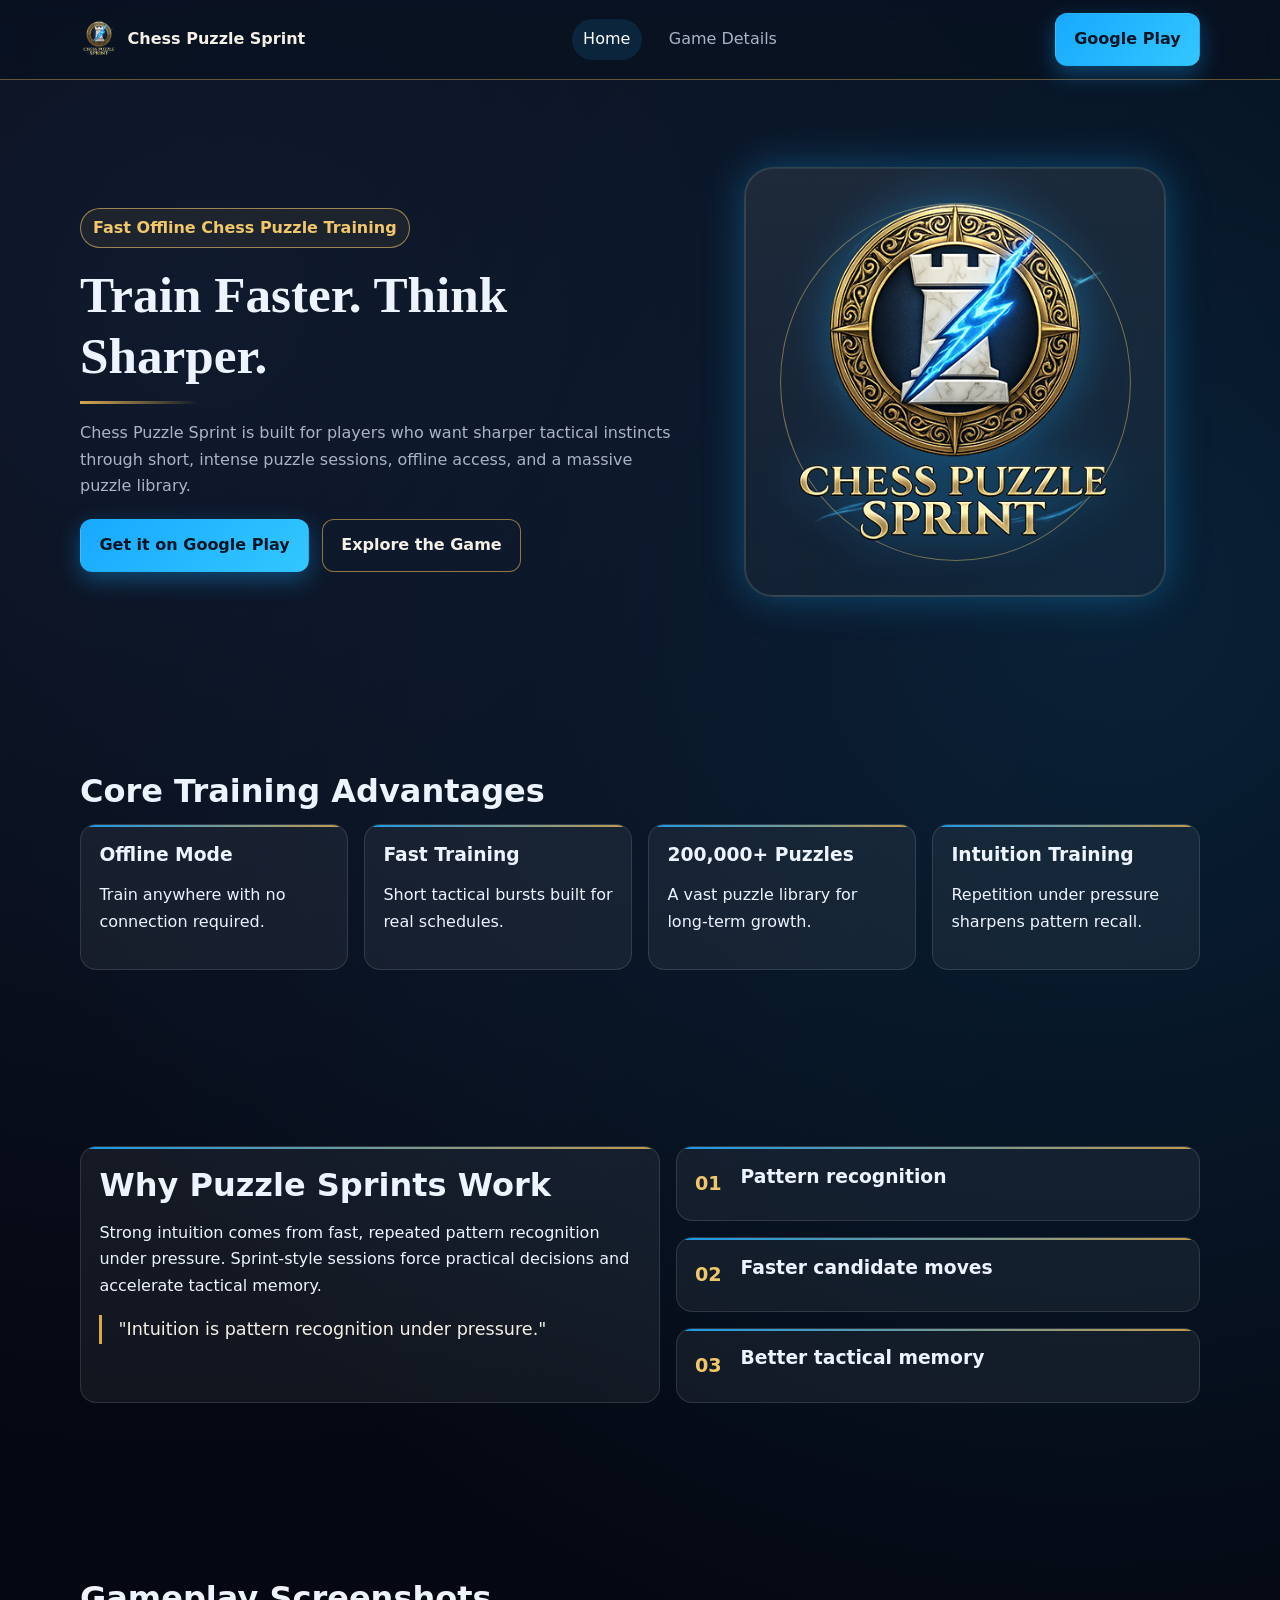
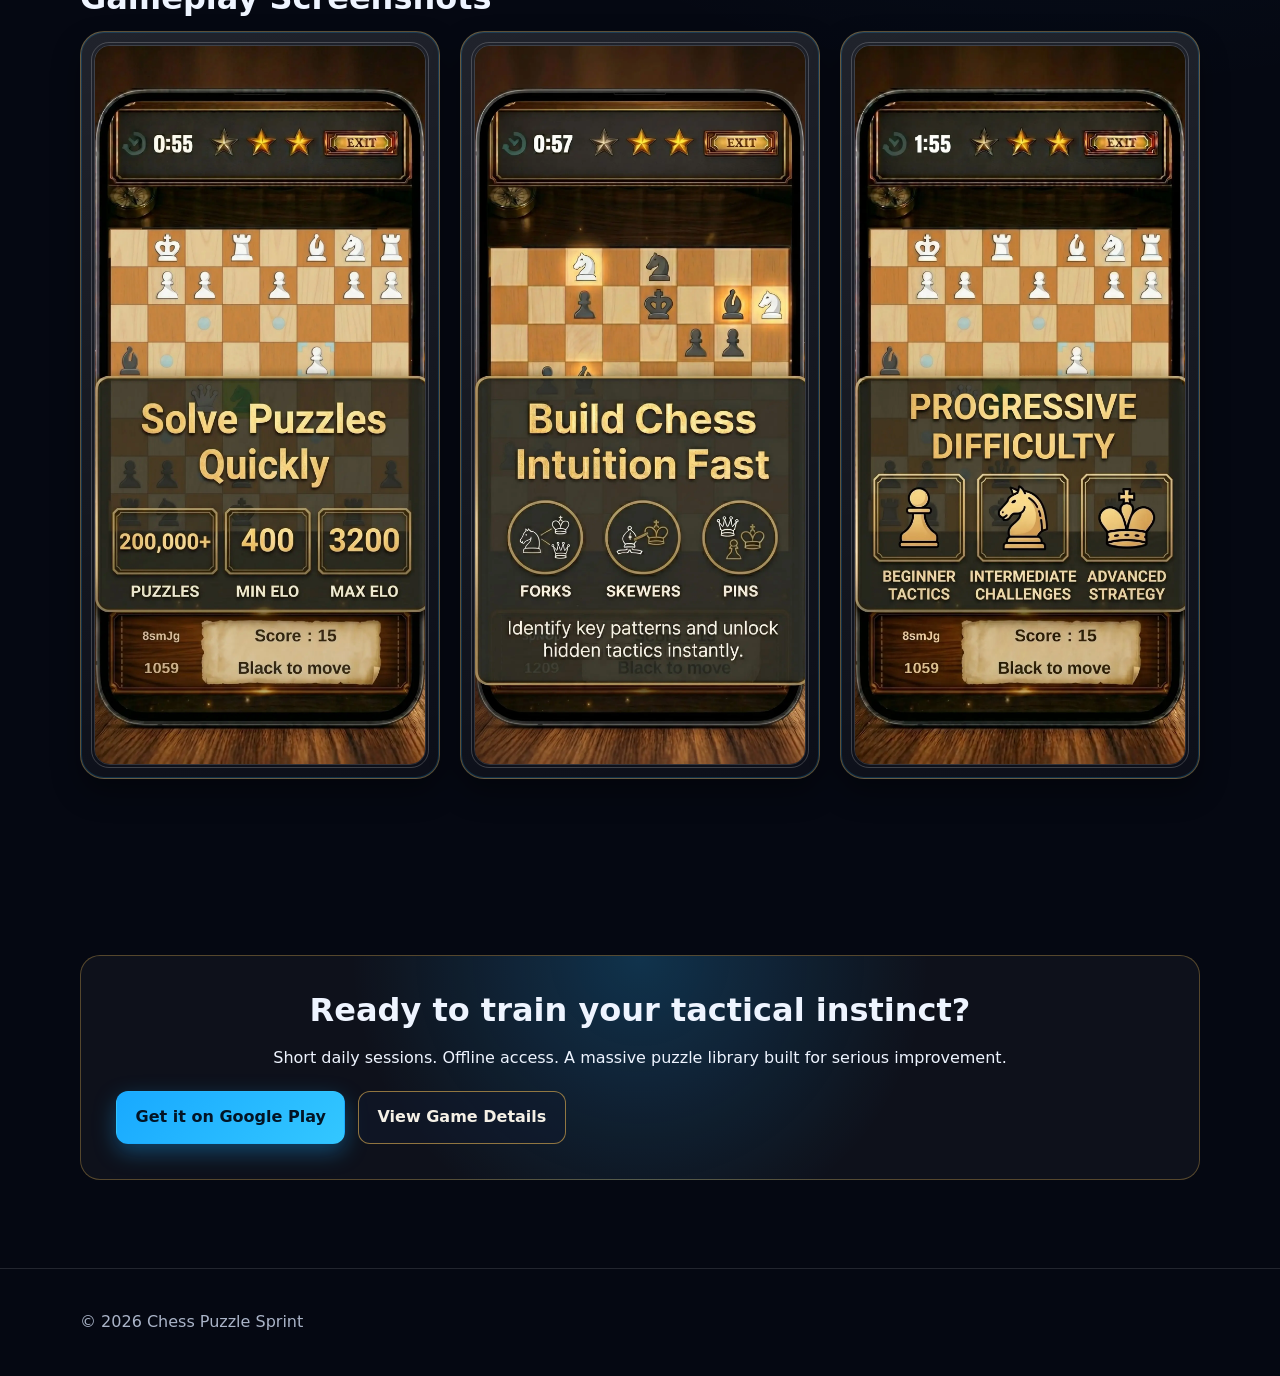
<file: index.html>
<!DOCTYPE html>
<html lang="en">
<head>
  <meta charset="UTF-8" />
  <meta name="viewport" content="width=device-width, initial-scale=1.0" />
  <title>Chess Puzzle Sprint | Fast Offline Chess Puzzle Training</title>
  <meta name="description" content="Chess Puzzle Sprint is a fast offline chess puzzle app designed to train tactical intuition through short, intense puzzle sessions and over 200,000 puzzles." />
  <link rel="stylesheet" href="style.css" />
</head>
<body>
  <header class="site-header" id="siteHeader">
    <div class="container nav-wrap">
      <a href="index.html" class="brand" aria-label="Chess Puzzle Sprint home">
        <img src="assets/logo.png" alt="Chess Puzzle Sprint logo with a marble rook and electric lightning" />
        <span>Chess Puzzle Sprint</span>
      </a>
      <nav class="site-nav" aria-label="Main navigation">
        <a class="active" href="index.html">Home</a>
        <a href="game.html">Game Details</a>
      </nav>
      <a class="btn btn-primary nav-cta" href="https://play.google.com/store/apps/details?id=com.ismail.chesspuzzlesprint" target="_blank" rel="noopener noreferrer">Google Play</a>
    </div>
  </header>

  <main>
    <section class="hero section">
      <div class="container hero-grid">
        <div>
          <p class="badge">Fast Offline Chess Puzzle Training</p>
          <h1>Train Faster. Think Sharper.</h1>
          <p class="lead">Chess Puzzle Sprint is built for players who want sharper tactical instincts through short, intense puzzle sessions, offline access, and a massive puzzle library.</p>
          <div class="btn-row">
            <a class="btn btn-primary" href="https://play.google.com/store/apps/details?id=com.ismail.chesspuzzlesprint" target="_blank" rel="noopener noreferrer">Get it on Google Play</a>
            <a class="btn btn-secondary" href="game.html">Explore the Game</a>
          </div>
        </div>
        <div class="hero-visual">
          <div class="logo-frame floaty">
            <img src="assets/logo.png" alt="Chess Puzzle Sprint logo with a marble rook and electric lightning" />
          </div>
        </div>
      </div>
    </section>

    <section class="section">
      <div class="container">
        <h2>Core Training Advantages</h2>
        <div class="grid four">
          <article class="card feature-card"><h3>Offline Mode</h3><p>Train anywhere with no connection required.</p></article>
          <article class="card feature-card"><h3>Fast Training</h3><p>Short tactical bursts built for real schedules.</p></article>
          <article class="card feature-card"><h3>200,000+ Puzzles</h3><p>A vast puzzle library for long-term growth.</p></article>
          <article class="card feature-card"><h3>Intuition Training</h3><p>Repetition under pressure sharpens pattern recall.</p></article>
        </div>
      </div>
    </section>

    <section class="section">
      <div class="container split">
        <div class="card quote-card">
          <h2>Why Puzzle Sprints Work</h2>
          <p>Strong intuition comes from fast, repeated pattern recognition under pressure. Sprint-style sessions force practical decisions and accelerate tactical memory.</p>
          <blockquote>"Intuition is pattern recognition under pressure."</blockquote>
        </div>
        <div class="stack">
          <article class="card mini"><span>01</span><h3>Pattern recognition</h3></article>
          <article class="card mini"><span>02</span><h3>Faster candidate moves</h3></article>
          <article class="card mini"><span>03</span><h3>Better tactical memory</h3></article>
        </div>
      </div>
    </section>

    <section class="section">
      <div class="container">
        <h2>Gameplay Screenshots</h2>
        <div class="screenshots-grid">
          <article class="screenshot-card">
            <img src="assets/screen-1.webp" alt="Chess Puzzle Sprint screenshot showing puzzle board and move options" />
          </article>
          <article class="screenshot-card">
            <img src="assets/screen-2.webp" alt="Chess Puzzle Sprint screenshot showing puzzle sequence and hints" />
          </article>
          <article class="screenshot-card">
            <img src="assets/screen-3.webp" alt="Chess Puzzle Sprint screenshot showing score and training progress" />
          </article>
        </div>
      </div>
    </section>

    <section class="section">
      <div class="container cta-panel">
        <h2>Ready to train your tactical instinct?</h2>
        <p>Short daily sessions. Offline access. A massive puzzle library built for serious improvement.</p>
        <div class="btn-row">
          <a class="btn btn-primary" href="https://play.google.com/store/apps/details?id=com.ismail.chesspuzzlesprint" target="_blank" rel="noopener noreferrer">Get it on Google Play</a>
          <a class="btn btn-secondary" href="game.html">View Game Details</a>
        </div>
      </div>
    </section>
  </main>

  <footer class="site-footer">
    <div class="container"><p>&copy; 2026 Chess Puzzle Sprint</p></div>
  </footer>
  <script src="script.js"></script>
</body>
</html>
</file>
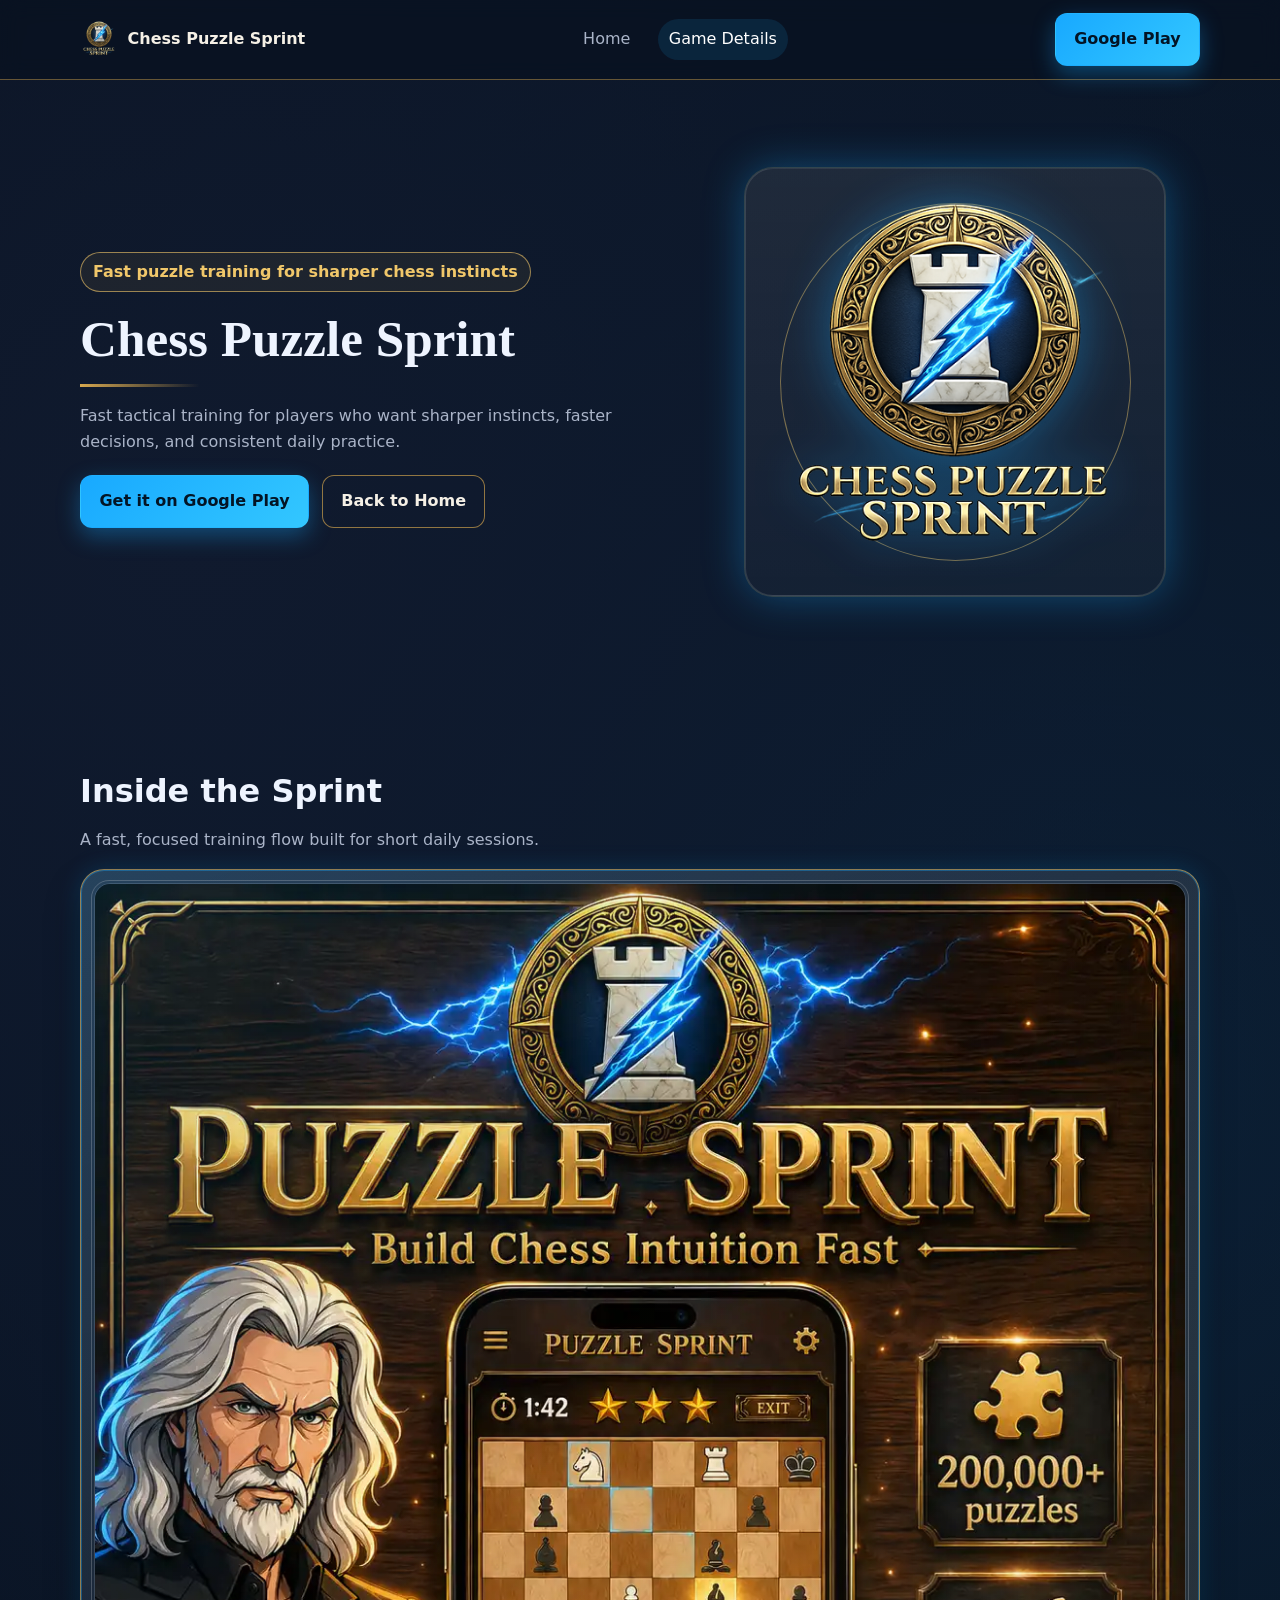
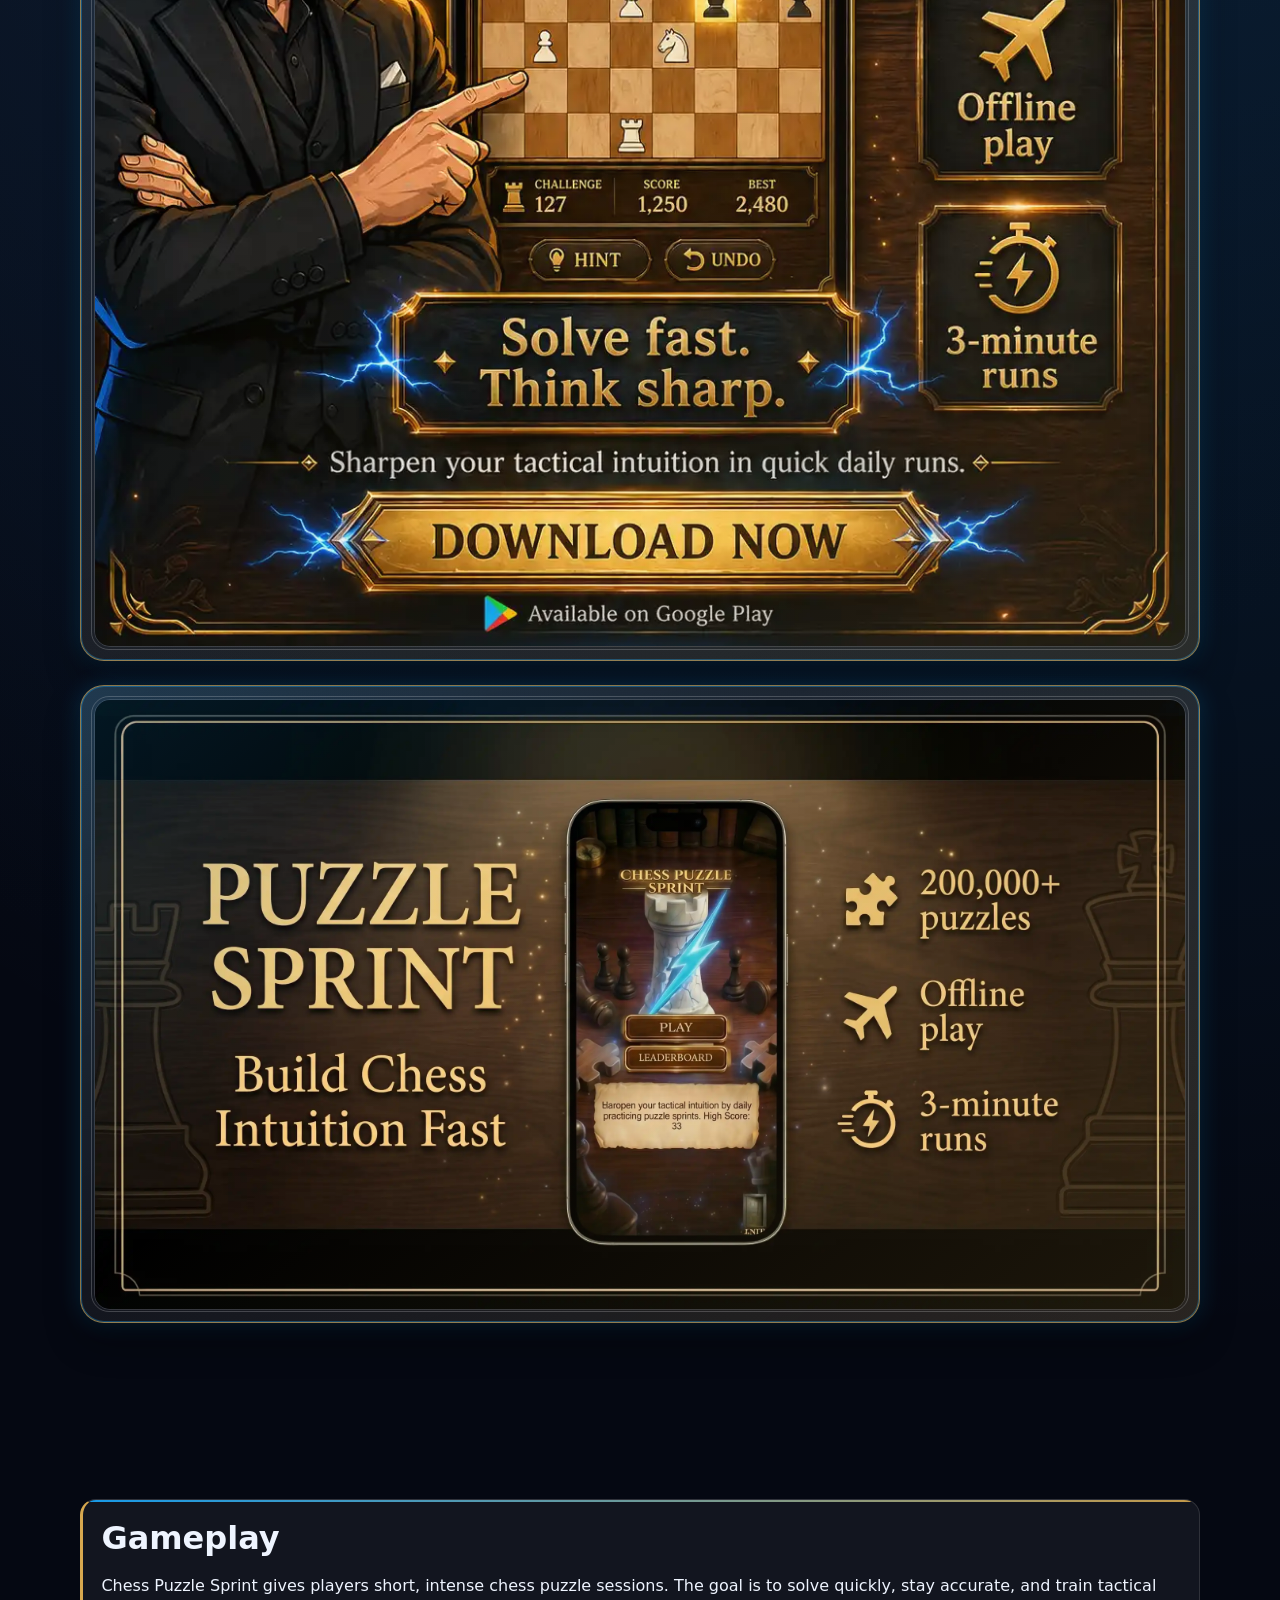
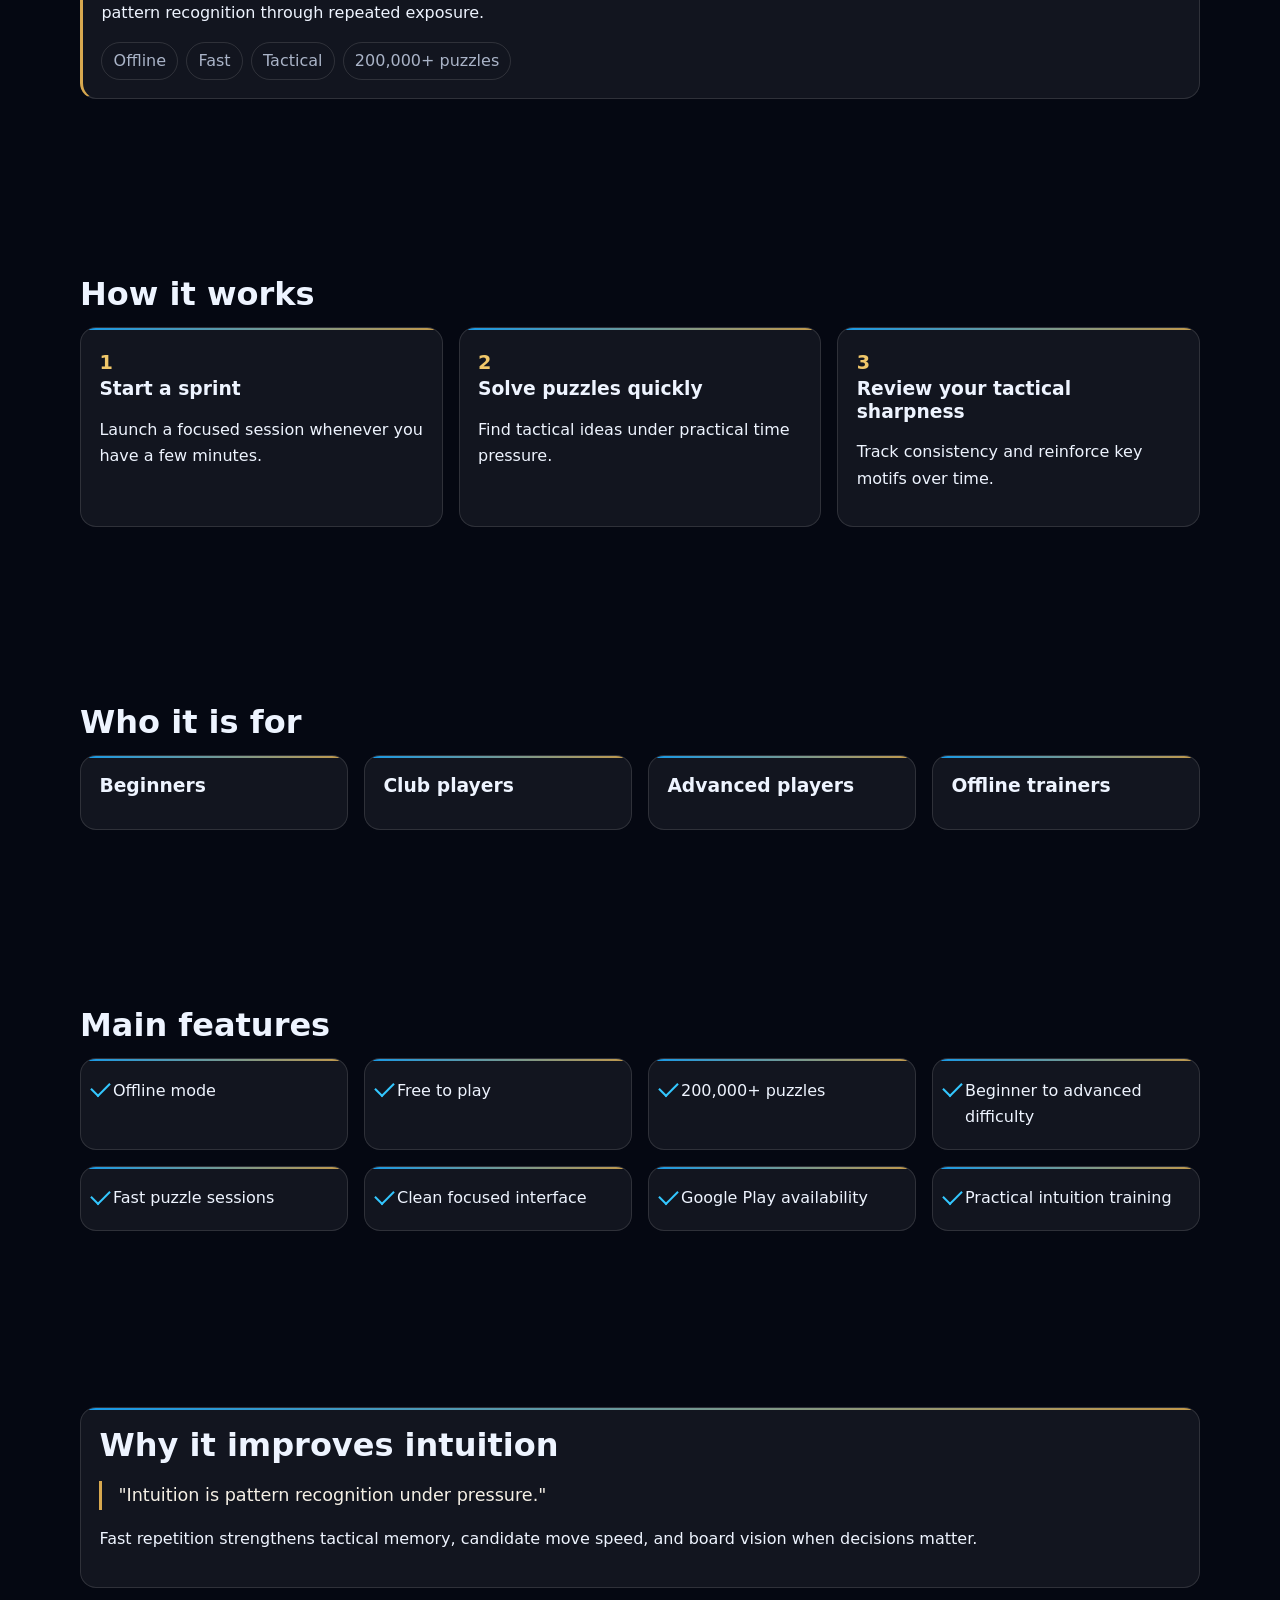
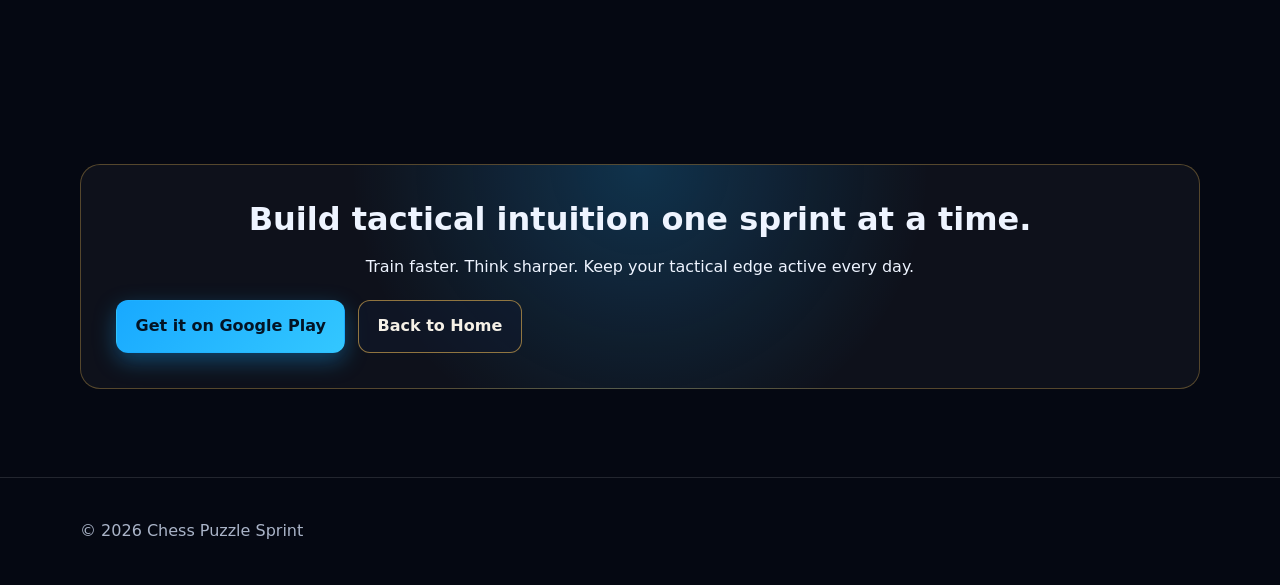
<file: game.html>
<!DOCTYPE html>
<html lang="en">
<head>
  <meta charset="UTF-8" />
  <meta name="viewport" content="width=device-width, initial-scale=1.0" />
  <title>Game Details | Chess Puzzle Sprint</title>
  <meta name="description" content="Discover how Chess Puzzle Sprint helps players improve chess intuition, tactical vision, and pattern recognition through fast offline puzzle training." />
  <link rel="stylesheet" href="style.css" />
</head>
<body>
  <header class="site-header" id="siteHeader">
    <div class="container nav-wrap">
      <a href="index.html" class="brand" aria-label="Chess Puzzle Sprint home">
        <img src="assets/logo.png" alt="Chess Puzzle Sprint logo with a marble rook and electric lightning" />
        <span>Chess Puzzle Sprint</span>
      </a>
      <nav class="site-nav" aria-label="Main navigation">
        <a href="index.html">Home</a>
        <a class="active" href="game.html">Game Details</a>
      </nav>
      <a class="btn btn-primary nav-cta" href="https://play.google.com/store/apps/details?id=com.ismail.chesspuzzlesprint" target="_blank" rel="noopener noreferrer">Google Play</a>
    </div>
  </header>

  <main>
    <section class="hero section hero-small">
      <div class="container hero-grid">
        <div>
          <p class="badge">Fast puzzle training for sharper chess instincts</p>
          <h1>Chess Puzzle Sprint</h1>
          <p class="lead">Fast tactical training for players who want sharper instincts, faster decisions, and consistent daily practice.</p>
          <div class="btn-row">
            <a class="btn btn-primary" href="https://play.google.com/store/apps/details?id=com.ismail.chesspuzzlesprint" target="_blank" rel="noopener noreferrer">Get it on Google Play</a>
            <a class="btn btn-secondary" href="index.html">Back to Home</a>
          </div>
        </div>
        <div class="hero-visual compact">
          <div class="logo-frame floaty compact"><img src="assets/logo.png" alt="Chess Puzzle Sprint logo with a marble rook and electric lightning" /></div>
        </div>
      </div>
    </section>

    <section class="section">
      <div class="container">
        <h2>Inside the Sprint</h2>
        <p class="section-sub">A fast, focused training flow built for short daily sessions.</p>
        <div class="screenshots-grid sprint-gallery" aria-label="Inside the Sprint screenshots">
          <article class="screenshot-card sprint-shot">
            <img src="assets/image 1.webp" alt="Inside the Sprint screen showcasing in-game tactical puzzle training" />
          </article>
          <article class="screenshot-card sprint-shot">
            <img src="assets/image 2.webp" alt="Inside the Sprint screen highlighting puzzle flow and tactical decisions" />
          </article>
        </div>
      </div>
    </section>

    <section class="section"><div class="container"><div class="card gameplay"><h2>Gameplay</h2><p>Chess Puzzle Sprint gives players short, intense chess puzzle sessions. The goal is to solve quickly, stay accurate, and train tactical pattern recognition through repeated exposure.</p><div class="pill-row"><span>Offline</span><span>Fast</span><span>Tactical</span><span>200,000+ puzzles</span></div></div></div></section>

    <section class="section"><div class="container"><h2>How it works</h2><div class="grid three"><article class="card step"><span class="num">1</span><h3>Start a sprint</h3><p>Launch a focused session whenever you have a few minutes.</p></article><article class="card step"><span class="num">2</span><h3>Solve puzzles quickly</h3><p>Find tactical ideas under practical time pressure.</p></article><article class="card step"><span class="num">3</span><h3>Review your tactical sharpness</h3><p>Track consistency and reinforce key motifs over time.</p></article></div></div></section>

    <section class="section"><div class="container"><h2>Who it is for</h2><div class="grid four"><article class="card"><h3>Beginners</h3></article><article class="card"><h3>Club players</h3></article><article class="card"><h3>Advanced players</h3></article><article class="card"><h3>Offline trainers</h3></article></div></div></section>

    <section class="section"><div class="container"><h2>Main features</h2><div class="grid four features"><article class="card check">Offline mode</article><article class="card check">Free to play</article><article class="card check">200,000+ puzzles</article><article class="card check">Beginner to advanced difficulty</article><article class="card check">Fast puzzle sessions</article><article class="card check">Clean focused interface</article><article class="card check">Google Play availability</article><article class="card check">Practical intuition training</article></div></div></section>

    <section class="section"><div class="container"><div class="card quote-card center"><h2>Why it improves intuition</h2><blockquote>"Intuition is pattern recognition under pressure."</blockquote><p>Fast repetition strengthens tactical memory, candidate move speed, and board vision when decisions matter.</p></div></div></section>

    <section class="section"><div class="container cta-panel"><h2>Build tactical intuition one sprint at a time.</h2><p>Train faster. Think sharper. Keep your tactical edge active every day.</p><div class="btn-row"><a class="btn btn-primary" href="https://play.google.com/store/apps/details?id=com.ismail.chesspuzzlesprint" target="_blank" rel="noopener noreferrer">Get it on Google Play</a><a class="btn btn-secondary" href="index.html">Back to Home</a></div></div></section>
  </main>

  <footer class="site-footer"><div class="container"><p>&copy; 2026 Chess Puzzle Sprint</p></div></footer>
  <script src="script.js"></script>
</body>
</html>
</file>
<file: style.css>
:root {
  --bg: #050812;
  --bg-2: #08111f;
  --card: rgba(255, 255, 255, 0.055);
  --border: rgba(255, 255, 255, 0.12);
  --blue: #18a9ff;
  --blue-bright: #33c7ff;
  --gold: #d7a84f;
  --gold-bright: #f0c76a;
  --ivory: #f5f0e6;
  --muted: #aab4c8;
  --text: #eef4ff;
}
* { box-sizing: border-box; }
html { scroll-behavior: smooth; }
body {
  margin: 0;
  font-family: Inter, ui-sans-serif, system-ui, -apple-system, BlinkMacSystemFont, "Segoe UI", sans-serif;
  background: radial-gradient(circle at 15% 10%, #101a2e 0%, transparent 40%), radial-gradient(circle at 85% 20%, rgba(24,169,255,.16), transparent 42%), var(--bg);
  color: var(--text);
  line-height: 1.65;
}
body::before {
  content: ""; position: fixed; inset: 0; pointer-events: none; opacity: .18;
  background-image: linear-gradient(rgba(255,255,255,.03) 1px, transparent 1px), linear-gradient(90deg, rgba(255,255,255,.03) 1px, transparent 1px);
  background-size: 28px 28px;
}
.container { width: min(1120px, 92vw); margin: 0 auto; }
.section { padding: 5.5rem 0; position: relative; }
h1,h2,h3{ line-height:1.2; margin:0 0 .85rem; }
h1{ font-family: Georgia, "Times New Roman", serif; font-size: clamp(2rem, 4vw, 3.7rem); }
h2{ font-size: clamp(1.5rem, 2.5vw, 2.4rem); }
.lead { color: var(--muted); max-width: 60ch; }

.site-header {
  position: sticky; top: 0; z-index: 20;
  background: rgba(8,17,31,.68); backdrop-filter: blur(10px);
  border-bottom: 1px solid rgba(215,168,79,.45);
}
.site-header.scrolled { box-shadow: 0 8px 25px rgba(0,0,0,.35); }
.nav-wrap { display:flex; align-items:center; justify-content:space-between; gap:1rem; padding:.8rem 0; }
.brand{ display:flex; align-items:center; gap:.6rem; color:var(--ivory); text-decoration:none; font-weight:700; }
.brand img{ width:38px; height:38px; object-fit:contain; }
.site-nav{ display:flex; gap:1rem; }
.site-nav a{ color:var(--muted); text-decoration:none; padding:.45rem .7rem; border-radius:999px; }
.site-nav a.active,.site-nav a:hover{ color:#fff; background:rgba(24,169,255,.12); }

.btn{ display:inline-flex; align-items:center; justify-content:center; padding:.78rem 1.15rem; border-radius:12px; text-decoration:none; font-weight:700; transition:.3s ease; border:1px solid transparent; }
.btn-row{ display:flex; flex-wrap:wrap; gap:.8rem; margin-top:1.2rem; }
.btn-primary{ background:linear-gradient(135deg,var(--blue),var(--blue-bright)); color:#031425; box-shadow:0 8px 22px rgba(24,169,255,.35); }
.btn-primary:hover{ transform:translateY(-2px); box-shadow:0 12px 28px rgba(24,169,255,.5); }
.btn-secondary{ background:rgba(16,26,46,.5); color:var(--ivory); border-color:rgba(215,168,79,.65); }
.btn-secondary:hover{ border-color:var(--gold-bright); box-shadow:0 0 18px rgba(215,168,79,.25); transform:translateY(-2px); }

.hero-grid{ display:grid; grid-template-columns:1.1fr .9fr; gap:2rem; align-items:center; }
.badge{ display:inline-block; border:1px solid rgba(240,199,106,.6); color:var(--gold-bright); padding:.35rem .75rem; border-radius:999px; background:rgba(215,168,79,.08); font-weight:600; }
.hero h1::after{ content:""; display:block; width:120px; height:3px; margin-top:.9rem; background:linear-gradient(90deg,var(--gold),transparent); }
.hero-visual{ position:relative; min-height:420px; display:grid; place-items:center; }
.logo-frame{ width:min(420px, 90%); aspect-ratio:1/1; border-radius:28px; padding:1.2rem; background:linear-gradient(180deg,rgba(255,255,255,.08),rgba(255,255,255,.03)); border:1px solid var(--border); box-shadow:0 0 0 1px rgba(215,168,79,.18), 0 0 40px rgba(24,169,255,.35); position:relative; }
.logo-frame::before{ content:""; position:absolute; inset:8%; border-radius:50%; border:1px solid rgba(240,199,106,.45); }
.logo-frame img{ width:100%; height:100%; object-fit:contain; filter: drop-shadow(0 0 24px rgba(24,169,255,.4)); }
.floaty{ animation: floaty 6s ease-in-out infinite; }

.grid{ display:grid; gap:1rem; }
.grid.four{ grid-template-columns:repeat(4,1fr); }
.grid.three{ grid-template-columns:repeat(3,1fr); }
.card{ background:var(--card); border:1px solid var(--border); border-radius:16px; padding:1.15rem; position:relative; overflow:hidden; }
.card::before{ content:""; position:absolute; left:0; top:0; right:0; height:2px; background:linear-gradient(90deg,var(--blue),var(--gold)); opacity:.9; }
.card:hover{ transform:translateY(-4px); border-color:rgba(24,169,255,.45); background:rgba(255,255,255,.08); transition:.25s ease; }
.quote-card blockquote{ margin:1rem 0 0; border-left:3px solid var(--gold); padding-left:1rem; color:var(--ivory); font-size:1.1rem; }
.split{ display:grid; grid-template-columns:1.05fr .95fr; gap:1rem; }
.stack{ display:grid; gap:1rem; }
.mini{ display:flex; align-items:center; gap:.85rem; }
.mini span,.num{ font-size:1.2rem; font-weight:800; color:var(--gold-bright); min-width:2rem; }

.screenshots-grid{ display:grid; grid-template-columns:repeat(3,minmax(0,1fr)); gap:1.25rem; align-items:stretch; }
.screenshot-card{ background:linear-gradient(165deg, rgba(255,255,255,.11), rgba(255,255,255,.03)); border:1px solid rgba(240,199,106,.35); border-radius:24px; padding:.8rem; box-shadow:0 14px 28px rgba(0,0,0,.35), 0 0 0 1px rgba(24,169,255,.2) inset; position:relative; overflow:hidden; }
.screenshot-card::after{ content:""; position:absolute; inset:10px; border-radius:18px; border:1px solid rgba(255,255,255,.2); pointer-events:none; }
.screenshot-card img{ display:block; width:100%; aspect-ratio:9/19.5; object-fit:cover; object-position:center top; border-radius:16px; border:1px solid rgba(255,255,255,.14); }


.sprint-gallery{ grid-template-columns:1fr; gap:1.5rem; }
.sprint-shot{ 
  border:1px solid rgba(240,199,106,.55);
  box-shadow:0 18px 34px rgba(0,0,0,.36), 0 0 0 1px rgba(24,169,255,.35) inset, 0 0 24px rgba(24,169,255,.2);
}
.sprint-shot::before{ content:""; position:absolute; inset:0; background:linear-gradient(140deg, rgba(24,169,255,.14), transparent 38%, rgba(215,168,79,.14)); pointer-events:none; }
.sprint-shot img{ width:100%; height:auto; aspect-ratio:auto; object-fit:contain; object-position:center; }

.gameplay{ border-left:3px solid var(--gold); }
.pill-row{ display:flex; flex-wrap:wrap; gap:.5rem; margin-top:.9rem; }
.pill-row span{ padding:.3rem .7rem; border-radius:999px; border:1px solid var(--border); color:var(--muted); }
.features .check{ padding-left:2rem; }
.features .check::after{ content:""; position:absolute; left:.9rem; top:1.2rem; width:9px; height:16px; border:2px solid var(--blue-bright); border-top:0; border-left:0; transform:rotate(45deg); }
.cta-panel{ text-align:center; padding:2.2rem; border-radius:20px; background:radial-gradient(circle at 50% 0%, rgba(24,169,255,.22), transparent 48%), rgba(255,255,255,.04); border:1px solid rgba(215,168,79,.35); }
.site-footer{ border-top:1px solid var(--border); padding:1.5rem 0; color:var(--muted); }
.section-sub{ color:var(--muted); margin-bottom:1rem; }

@keyframes floaty{ 0%,100%{transform:translateY(0)} 50%{transform:translateY(-10px)} }
@keyframes pulsebar{ 0%,100%{opacity:.85} 50%{opacity:1} }

@media (max-width: 960px){
  .hero-grid,.split,.grid.four,.grid.three{ grid-template-columns:1fr; }
  .screenshots-grid{ grid-template-columns:repeat(2,minmax(0,1fr)); }
  .sprint-gallery{ grid-template-columns:1fr; }
  .hero-visual{ min-height:340px; }
  .nav-wrap{ flex-wrap:wrap; }
  .nav-cta{ width:100%; }
}


@media (max-width: 700px){
  .screenshots-grid{ grid-template-columns:1fr; }
}
@media (prefers-reduced-motion: reduce){
  *,*::before,*::after{ animation:none !important; transition:none !important; scroll-behavior:auto !important; }
}
</file>
